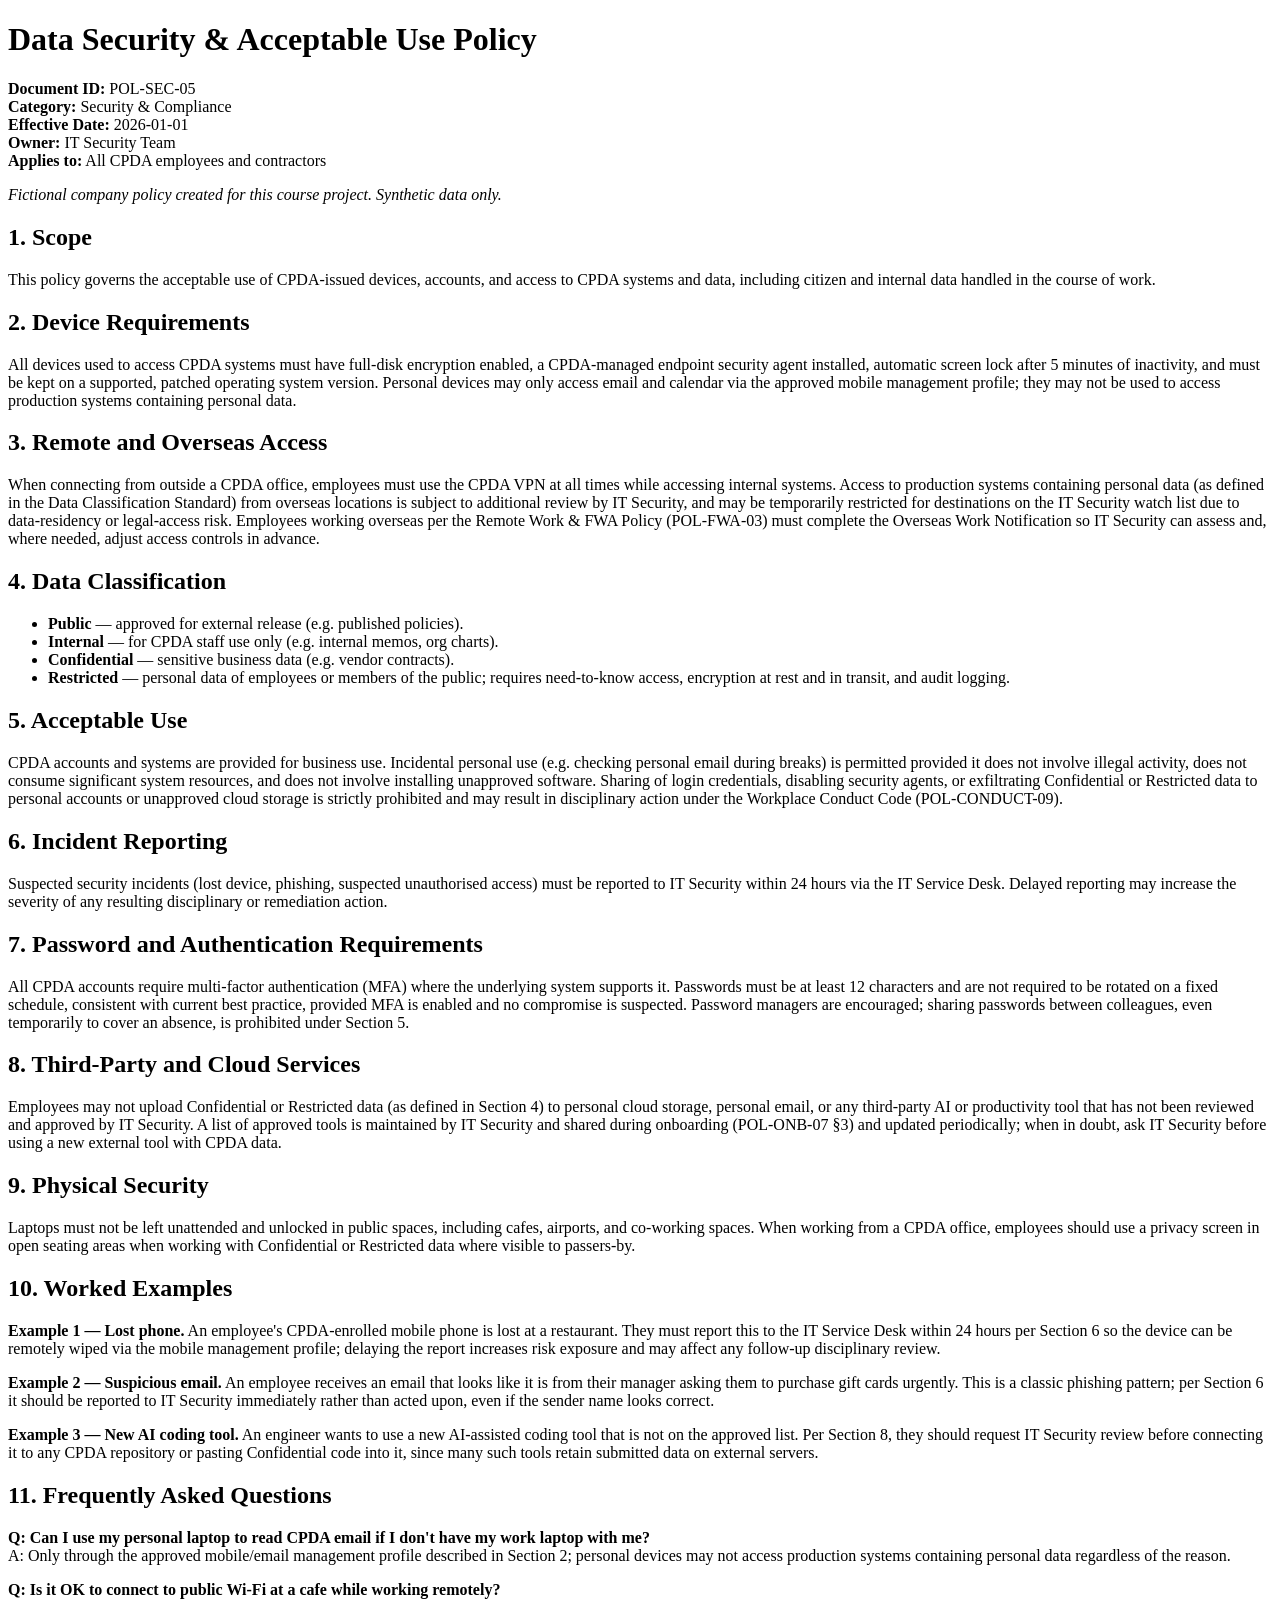
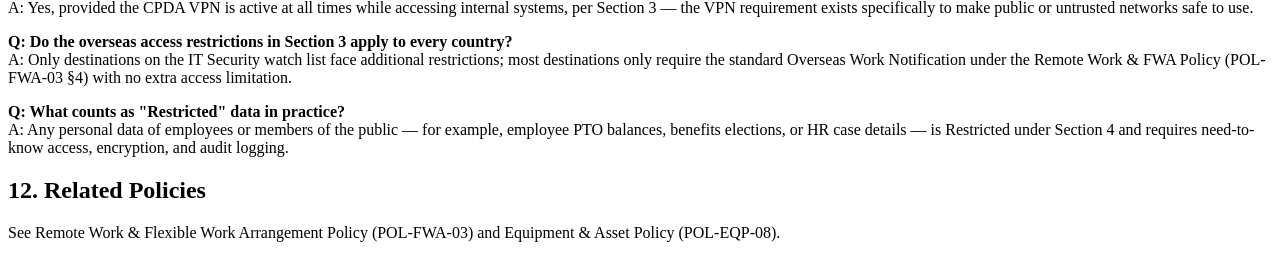
<file: corpus/05_data_security_acceptable_use.html>
<!DOCTYPE html>
<html>
<head><title>Data Security and Acceptable Use Policy</title></head>
<body>
<h1>Data Security &amp; Acceptable Use Policy</h1>
<p><strong>Document ID:</strong> POL-SEC-05<br/>
<strong>Category:</strong> Security &amp; Compliance<br/>
<strong>Effective Date:</strong> 2026-01-01<br/>
<strong>Owner:</strong> IT Security Team<br/>
<strong>Applies to:</strong> All CPDA employees and contractors</p>

<p><em>Fictional company policy created for this course project. Synthetic data only.</em></p>

<h2>1. Scope</h2>
<p>This policy governs the acceptable use of CPDA-issued devices, accounts, and access to
CPDA systems and data, including citizen and internal data handled in the course of work.</p>

<h2>2. Device Requirements</h2>
<p>All devices used to access CPDA systems must have full-disk encryption enabled, a
CPDA-managed endpoint security agent installed, automatic screen lock after 5 minutes of
inactivity, and must be kept on a supported, patched operating system version. Personal
devices may only access email and calendar via the approved mobile management profile; they
may not be used to access production systems containing personal data.</p>

<h2>3. Remote and Overseas Access</h2>
<p>When connecting from outside a CPDA office, employees must use the CPDA VPN at all times
while accessing internal systems. Access to production systems containing personal data
(as defined in the Data Classification Standard) from overseas locations is subject to
additional review by IT Security, and may be temporarily restricted for destinations on the
IT Security watch list due to data-residency or legal-access risk. Employees working overseas
per the Remote Work &amp; FWA Policy (POL-FWA-03) must complete the Overseas Work Notification
so IT Security can assess and, where needed, adjust access controls in advance.</p>

<h2>4. Data Classification</h2>
<ul>
<li><strong>Public</strong> — approved for external release (e.g. published policies).</li>
<li><strong>Internal</strong> — for CPDA staff use only (e.g. internal memos, org charts).</li>
<li><strong>Confidential</strong> — sensitive business data (e.g. vendor contracts).</li>
<li><strong>Restricted</strong> — personal data of employees or members of the public;
requires need-to-know access, encryption at rest and in transit, and audit logging.</li>
</ul>

<h2>5. Acceptable Use</h2>
<p>CPDA accounts and systems are provided for business use. Incidental personal use (e.g.
checking personal email during breaks) is permitted provided it does not involve illegal
activity, does not consume significant system resources, and does not involve installing
unapproved software. Sharing of login credentials, disabling security agents, or exfiltrating
Confidential or Restricted data to personal accounts or unapproved cloud storage is strictly
prohibited and may result in disciplinary action under the Workplace Conduct Code
(POL-CONDUCT-09).</p>

<h2>6. Incident Reporting</h2>
<p>Suspected security incidents (lost device, phishing, suspected unauthorised access) must be
reported to IT Security within 24 hours via the IT Service Desk. Delayed reporting may
increase the severity of any resulting disciplinary or remediation action.</p>

<h2>7. Password and Authentication Requirements</h2>
<p>All CPDA accounts require multi-factor authentication (MFA) where the underlying system
supports it. Passwords must be at least 12 characters and are not required to be rotated on a
fixed schedule, consistent with current best practice, provided MFA is enabled and no
compromise is suspected. Password managers are encouraged; sharing passwords between
colleagues, even temporarily to cover an absence, is prohibited under Section 5.</p>

<h2>8. Third-Party and Cloud Services</h2>
<p>Employees may not upload Confidential or Restricted data (as defined in Section 4) to
personal cloud storage, personal email, or any third-party AI or productivity tool that has not
been reviewed and approved by IT Security. A list of approved tools is maintained by IT
Security and shared during onboarding (POL-ONB-07 &sect;3) and updated periodically; when in
doubt, ask IT Security before using a new external tool with CPDA data.</p>

<h2>9. Physical Security</h2>
<p>Laptops must not be left unattended and unlocked in public spaces, including cafes, airports,
and co-working spaces. When working from a CPDA office, employees should use a privacy screen
in open seating areas when working with Confidential or Restricted data where visible to
passers-by.</p>

<h2>10. Worked Examples</h2>
<p><strong>Example 1 &mdash; Lost phone.</strong> An employee's CPDA-enrolled mobile phone is
lost at a restaurant. They must report this to the IT Service Desk within 24 hours per Section
6 so the device can be remotely wiped via the mobile management profile; delaying the report
increases risk exposure and may affect any follow-up disciplinary review.</p>
<p><strong>Example 2 &mdash; Suspicious email.</strong> An employee receives an email that looks
like it is from their manager asking them to purchase gift cards urgently. This is a classic
phishing pattern; per Section 6 it should be reported to IT Security immediately rather than
acted upon, even if the sender name looks correct.</p>
<p><strong>Example 3 &mdash; New AI coding tool.</strong> An engineer wants to use a new
AI-assisted coding tool that is not on the approved list. Per Section 8, they should request IT
Security review before connecting it to any CPDA repository or pasting Confidential code into
it, since many such tools retain submitted data on external servers.</p>

<h2>11. Frequently Asked Questions</h2>
<p><strong>Q: Can I use my personal laptop to read CPDA email if I don't have my work laptop
with me?</strong><br/>
A: Only through the approved mobile/email management profile described in Section 2; personal
devices may not access production systems containing personal data regardless of the reason.</p>
<p><strong>Q: Is it OK to connect to public Wi-Fi at a cafe while working remotely?</strong><br/>
A: Yes, provided the CPDA VPN is active at all times while accessing internal systems, per
Section 3 &mdash; the VPN requirement exists specifically to make public or untrusted networks
safe to use.</p>
<p><strong>Q: Do the overseas access restrictions in Section 3 apply to every country?</strong>
<br/>
A: Only destinations on the IT Security watch list face additional restrictions; most
destinations only require the standard Overseas Work Notification under the Remote Work &amp;
FWA Policy (POL-FWA-03 &sect;4) with no extra access limitation.</p>
<p><strong>Q: What counts as "Restricted" data in practice?</strong><br/>
A: Any personal data of employees or members of the public &mdash; for example, employee PTO
balances, benefits elections, or HR case details &mdash; is Restricted under Section 4 and
requires need-to-know access, encryption, and audit logging.</p>

<h2>12. Related Policies</h2>
<p>See Remote Work &amp; Flexible Work Arrangement Policy (POL-FWA-03) and Equipment &amp;
Asset Policy (POL-EQP-08).</p>
</body>
</html>
</file>
